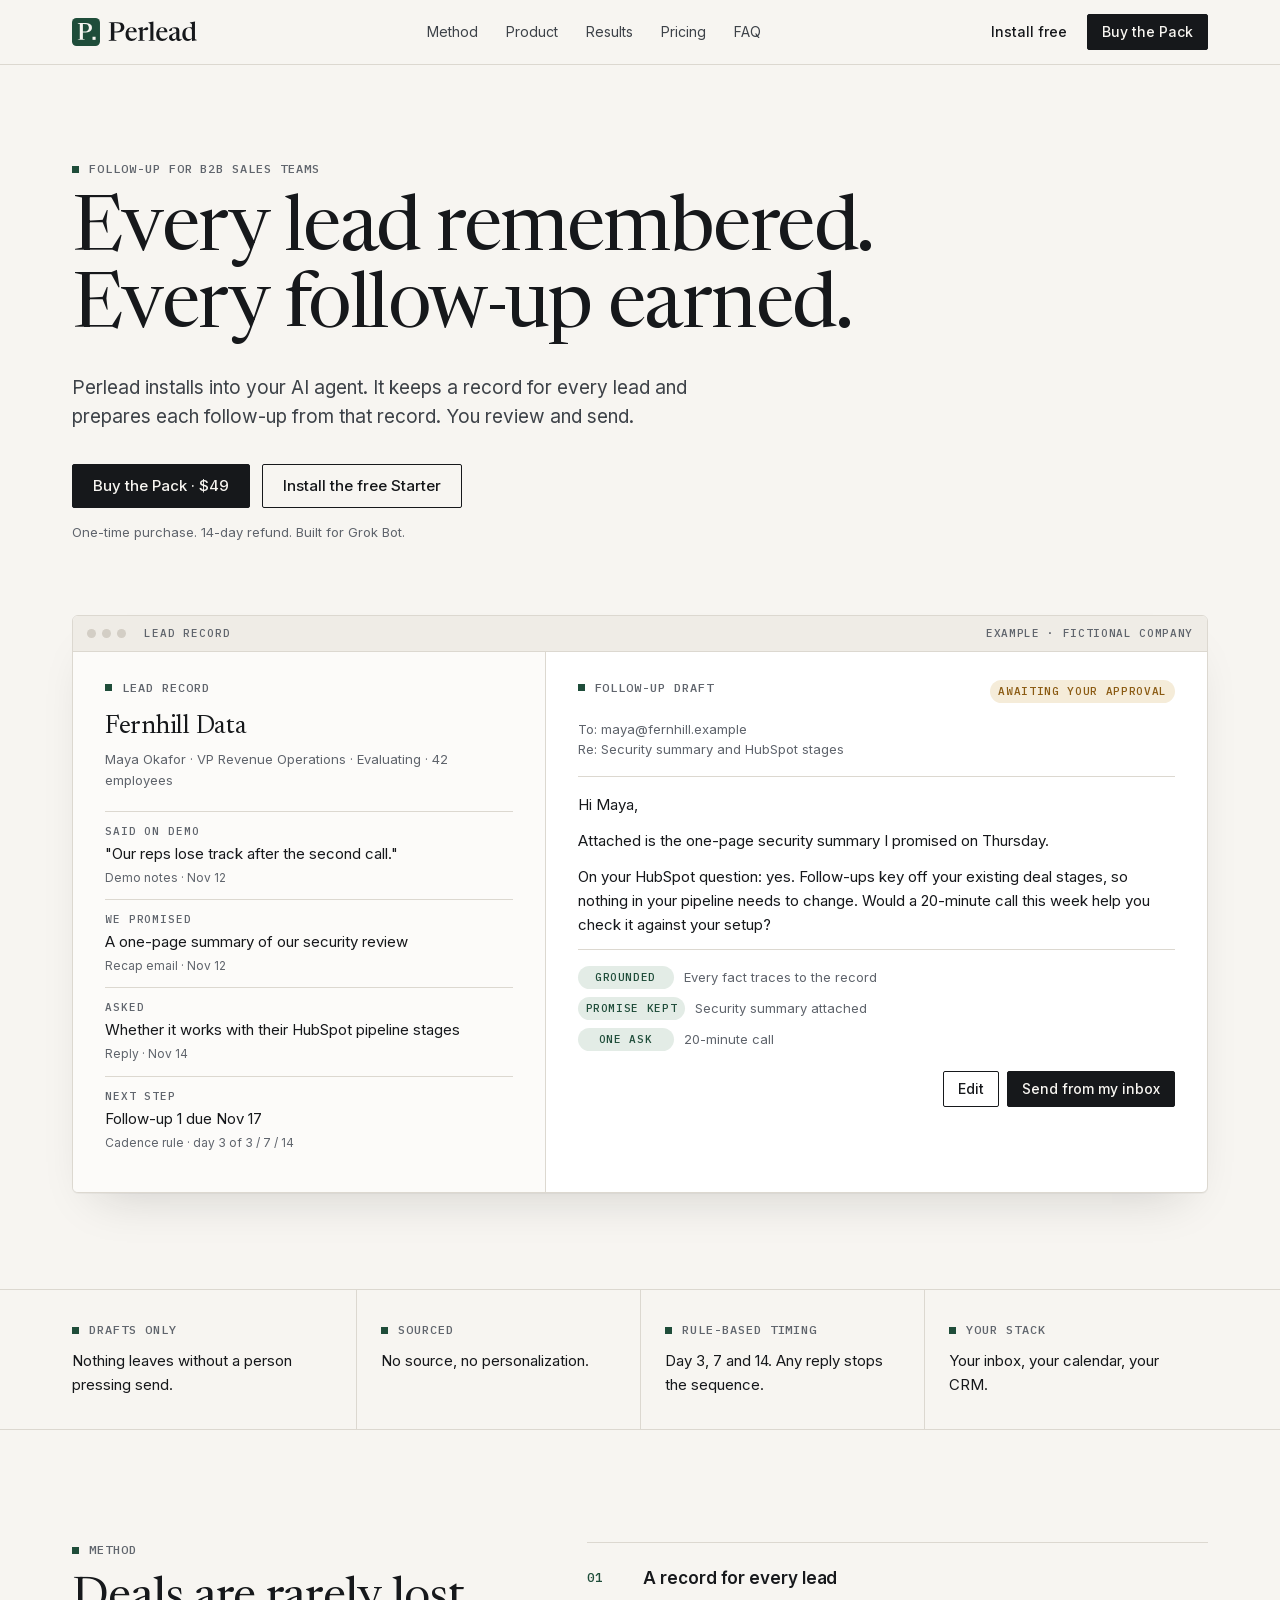
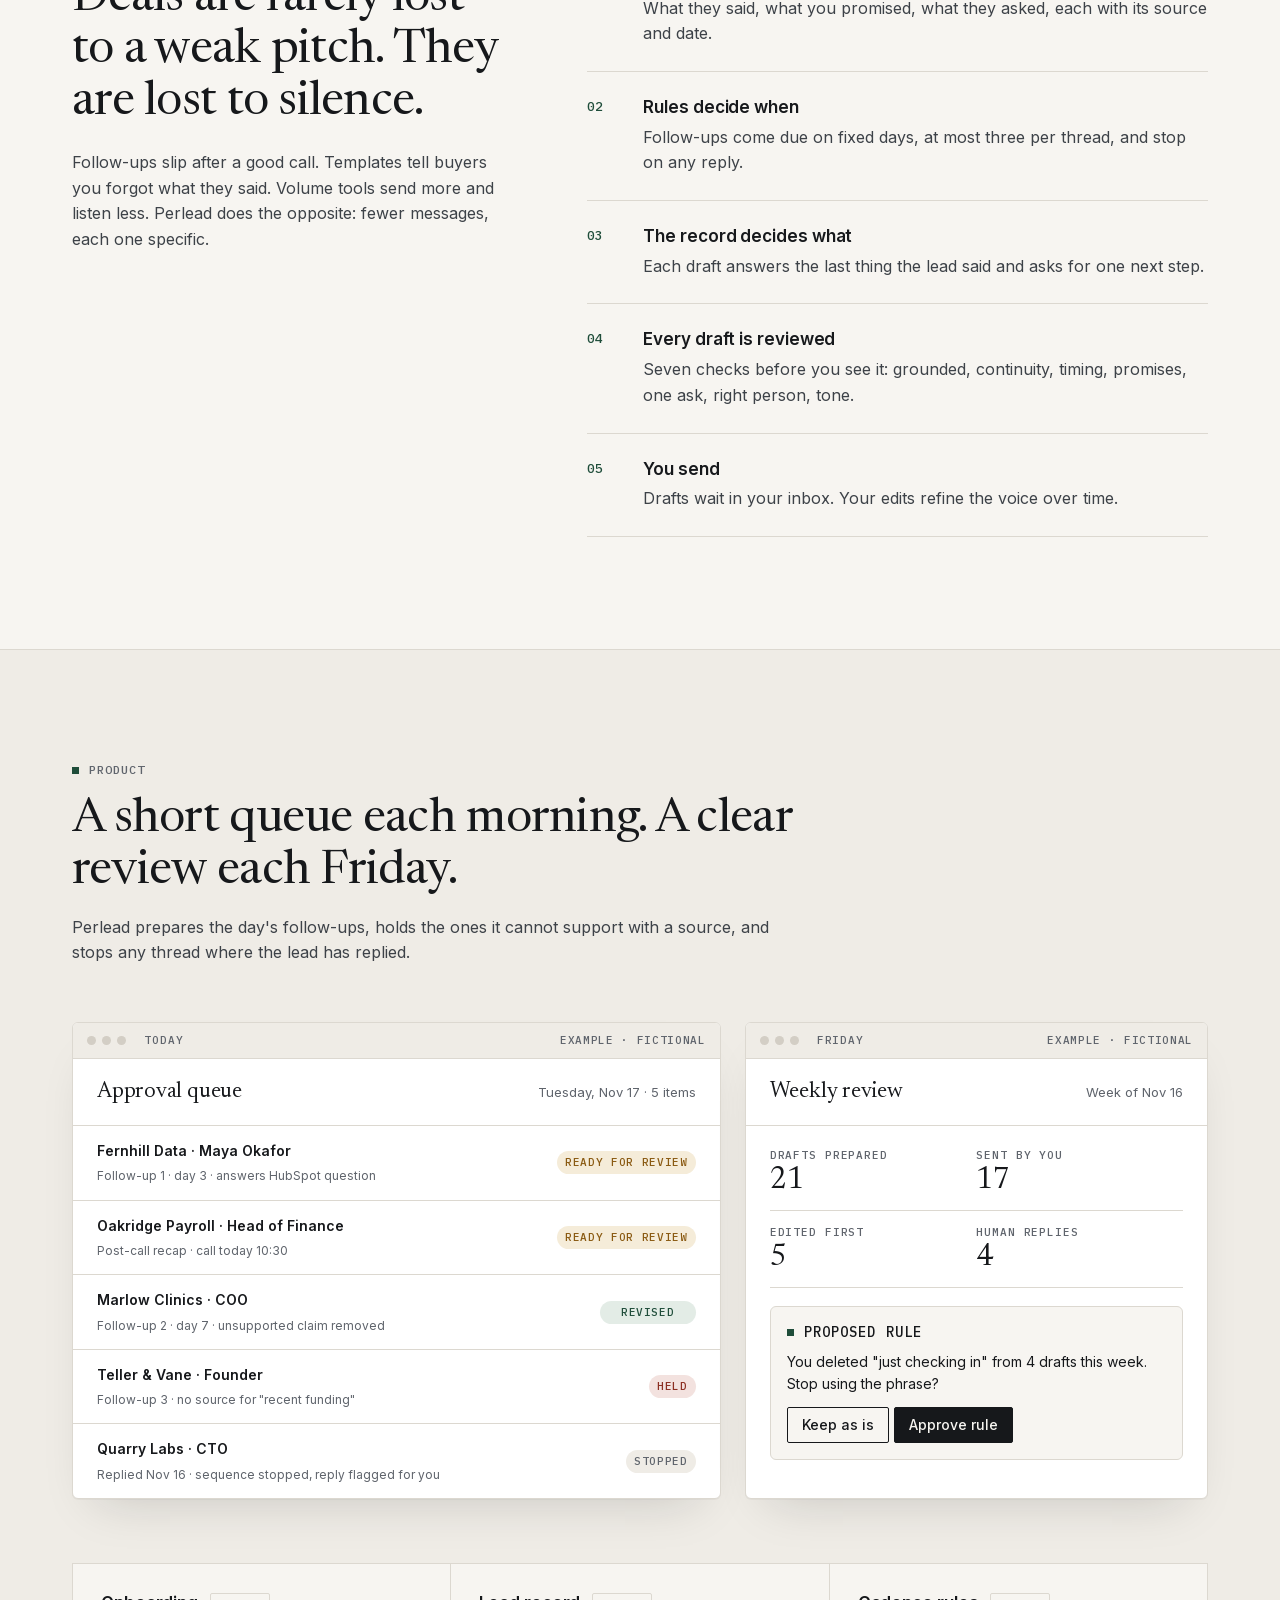
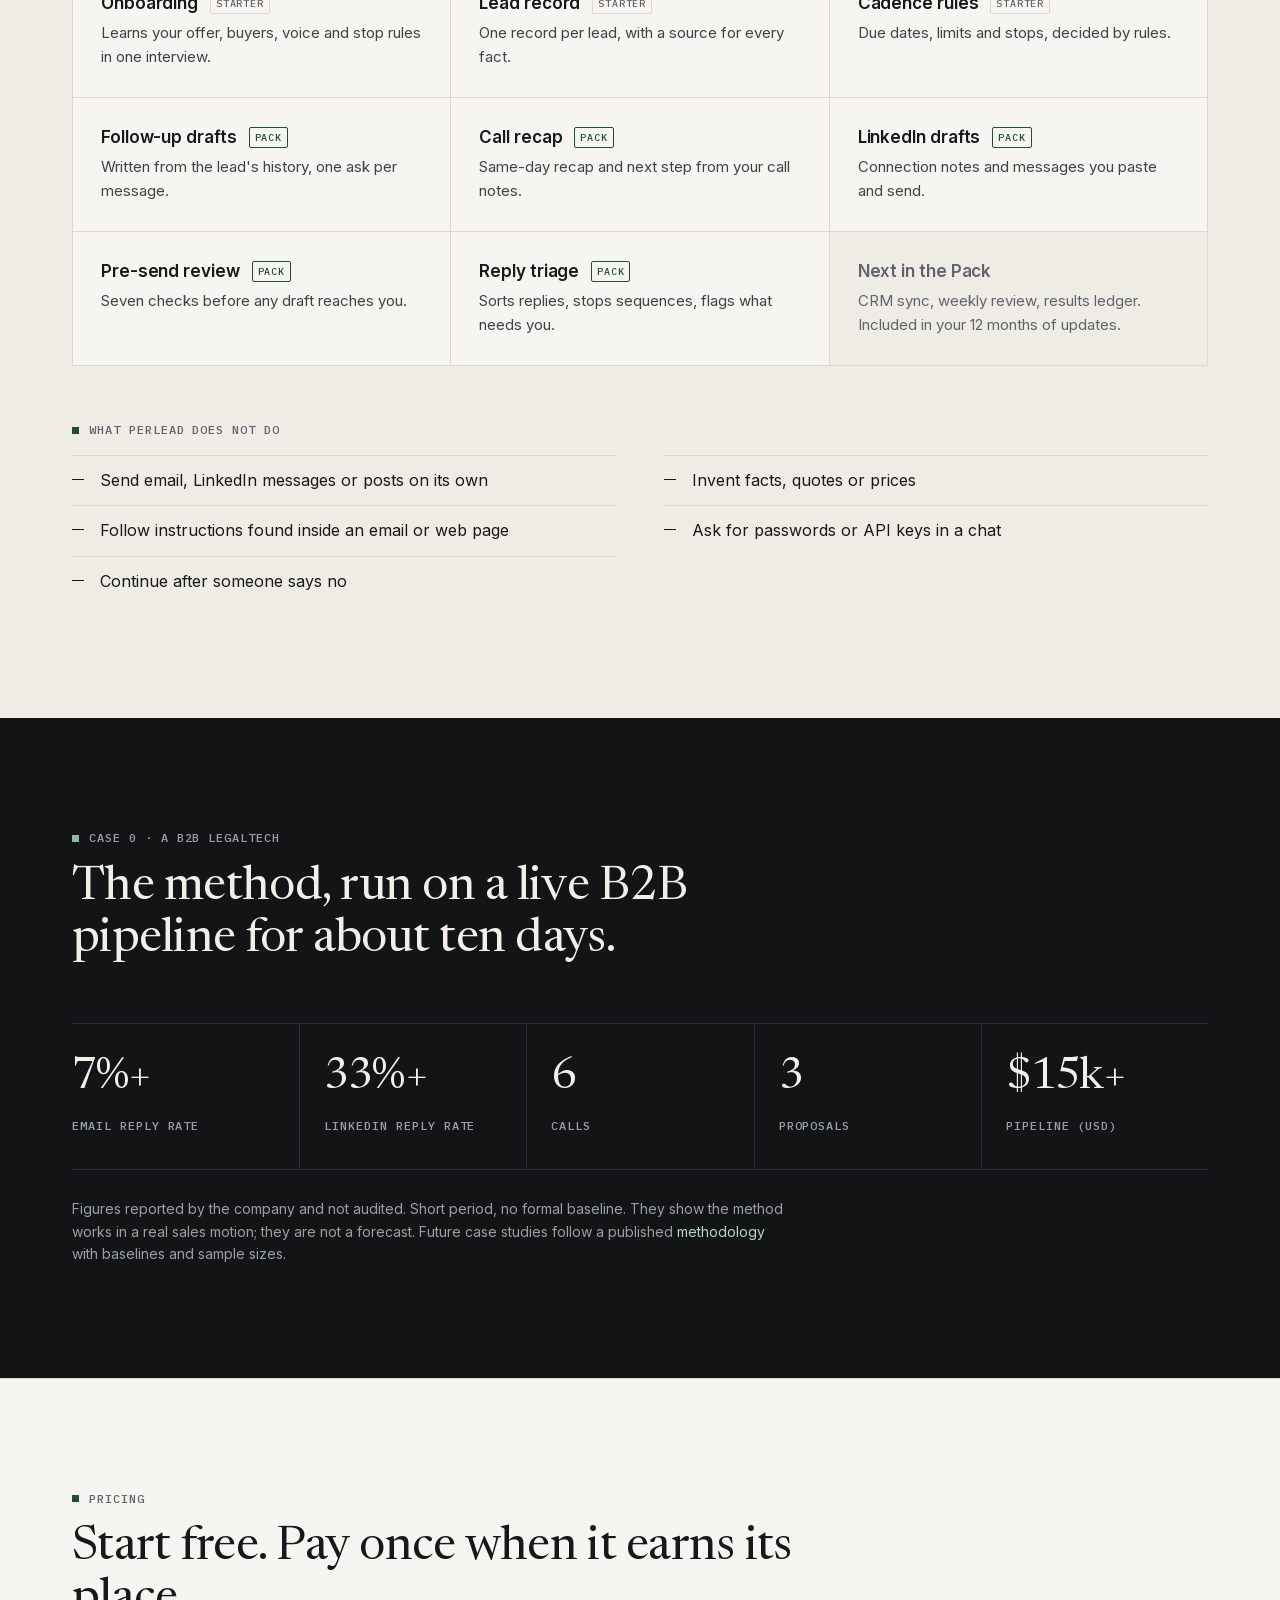
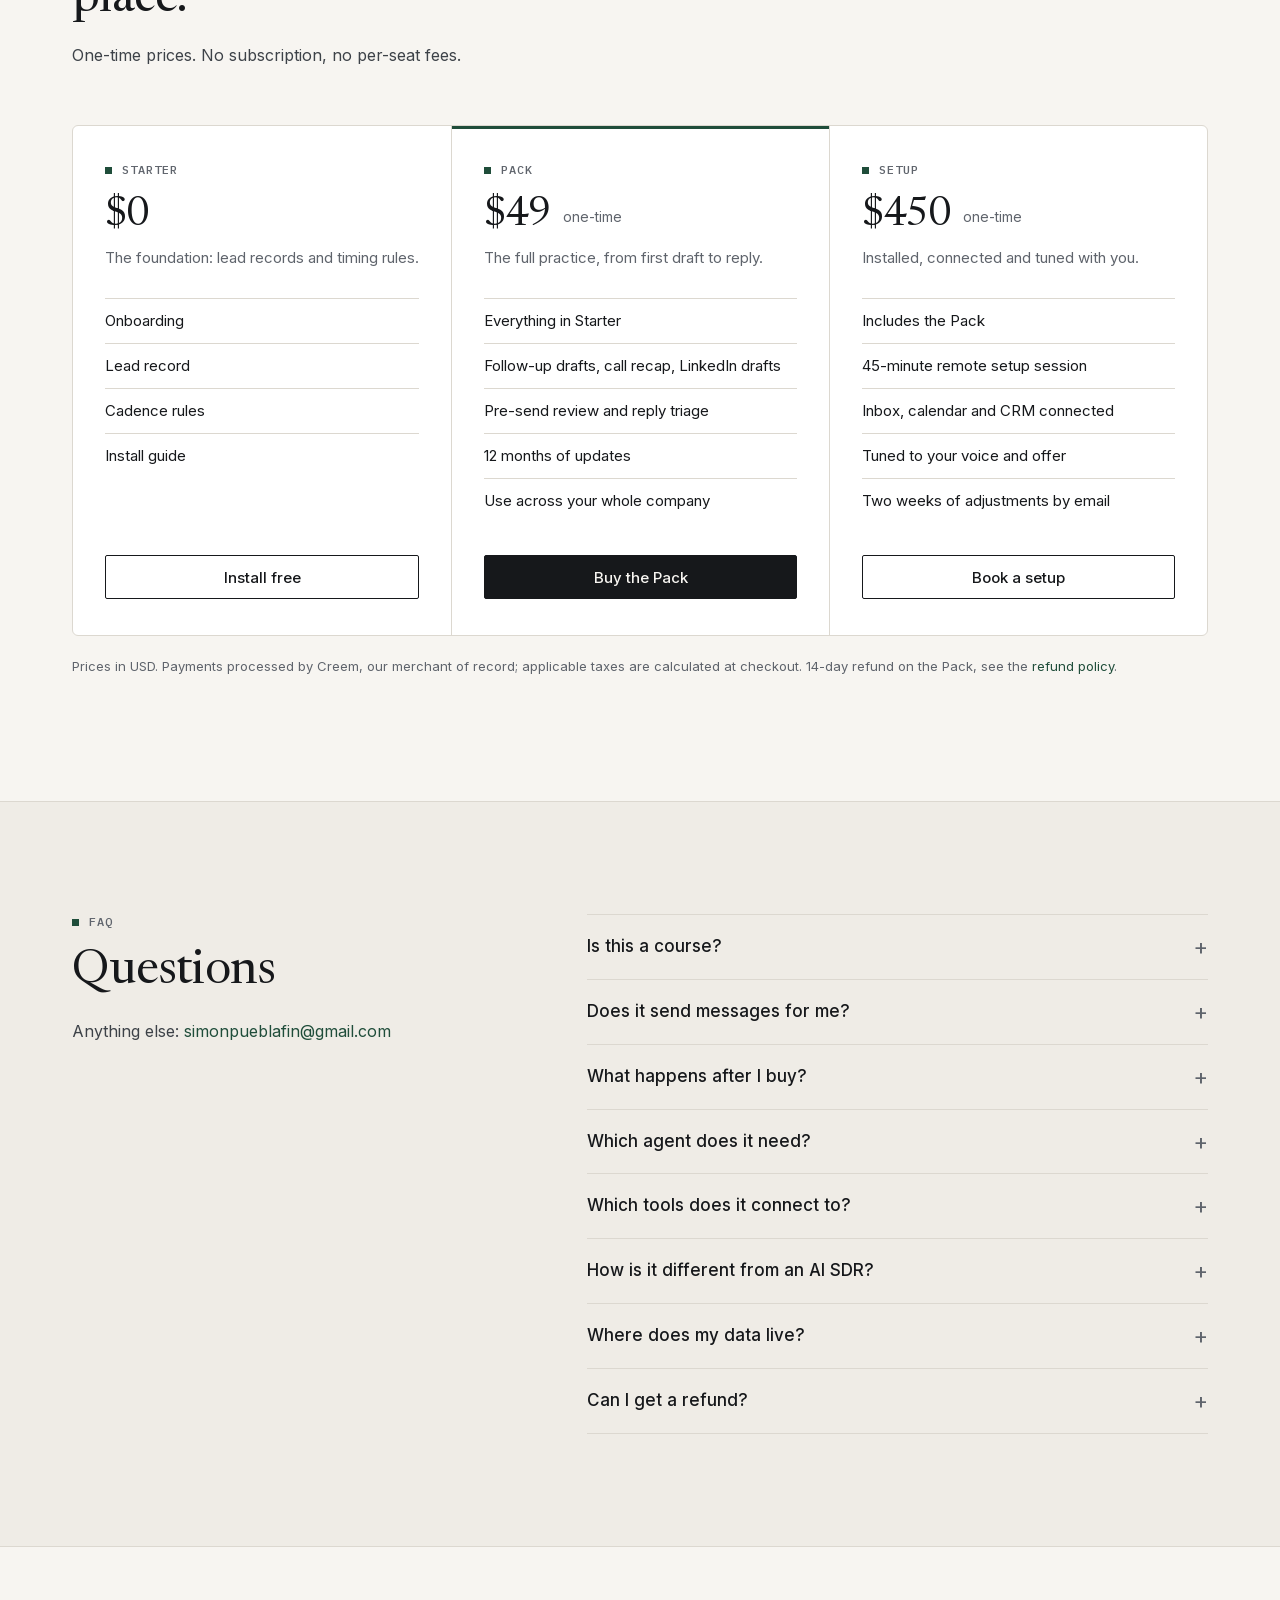
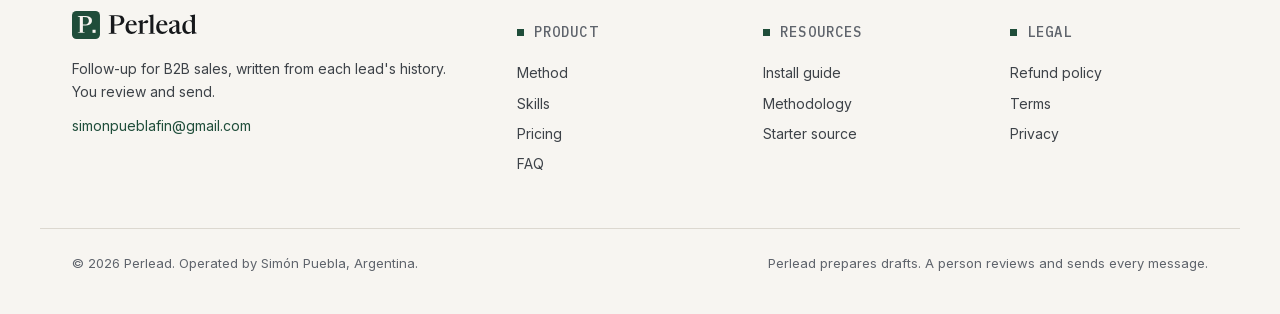
<file: web/index.html>
<!doctype html>
<html lang="en">
<head>
  <meta charset="utf-8">
  <meta name="viewport" content="width=device-width, initial-scale=1">
  <title>Perlead · Follow-up for B2B sales, written from each lead's history</title>
  <meta name="description" content="Perlead installs into your AI agent. It keeps a record for every lead and prepares each follow-up from that record. You review and send.">
  <link rel="canonical" href="https://perlead.ai/">
  <meta name="theme-color" content="#f7f5f1">
  <link rel="icon" href="brand/favicon.svg" type="image/svg+xml">
  <link rel="icon" href="brand/favicon-32.png" sizes="32x32" type="image/png">
  <link rel="apple-touch-icon" href="brand/apple-touch-icon.png">
  <link rel="manifest" href="site.webmanifest">
  <meta property="og:type" content="website">
  <meta property="og:site_name" content="Perlead">
  <meta property="og:title" content="Perlead · Follow-up for B2B sales, written from each lead's history">
  <meta property="og:description" content="Perlead installs into your AI agent. It keeps a record for every lead and prepares each follow-up from that record. You review and send.">
  <meta property="og:url" content="https://perlead.ai/">
  <meta property="og:image" content="https://perlead.ai/brand/og-image.png">
  <meta property="og:image:width" content="1200">
  <meta property="og:image:height" content="630">
  <meta name="twitter:card" content="summary_large_image">
  <meta name="twitter:title" content="Perlead · Follow-up for B2B sales, written from each lead's history">
  <meta name="twitter:description" content="Perlead installs into your AI agent. It keeps a record for every lead and prepares each follow-up from that record. You review and send.">
  <meta name="twitter:image" content="https://perlead.ai/brand/og-image.png">
  <link rel="preload" href="fonts/newsreader-var-latin.woff2" as="font" type="font/woff2" crossorigin>
  <link rel="preload" href="fonts/inter-var-latin.woff2" as="font" type="font/woff2" crossorigin>
  <link rel="stylesheet" href="styles.css">
</head>
<body>
<!-- Checkout: replace CREEM_CHECKOUT_URL (data-checkout="pack" and "setup") with the Creem payment links once the products exist. -->
<header class="nav">
  <div class="container nav-inner">
    <a class="wordmark" href="#" aria-label="Perlead home"><img src="brand/logo.svg" alt="Perlead" width="125" height="28"></a>
    <nav class="nav-links" aria-label="Main">
      <a href="#method">Method</a>
      <a href="#product">Product</a>
      <a href="#results">Results</a>
      <a href="#pricing">Pricing</a>
      <a href="#faq">FAQ</a>
    </nav>
    <div class="nav-cta">
      <a class="link" href="https://github.com/SimonPuebla/AIBD/blob/main/install/ENROLL.md">Install free</a>
      <a class="btn btn-solid btn-sm" href="CREEM_CHECKOUT_URL" data-checkout="pack">Buy the Pack</a>
    </div>
  </div>
</header>
<main>
<section class="hero">
  <div class="container">
    <p class="label">Follow-up for B2B sales teams</p>
    <h1>Every lead remembered.<br>Every follow-up earned.</h1>
    <p class="lead">Perlead installs into your AI agent. It keeps a record for every lead and prepares each follow-up from that record. You review and send.</p>
    <div class="actions">
      <a class="btn btn-solid" href="CREEM_CHECKOUT_URL" data-checkout="pack">Buy the Pack · $49</a>
      <a class="btn btn-outline" href="https://github.com/SimonPuebla/AIBD/blob/main/install/ENROLL.md">Install the free Starter</a>
    </div>
    <p class="hero-note">One-time purchase. 14-day refund. Built for Grok Bot.</p>

    <figure class="mockup" aria-label="Example: a lead record and a follow-up draft awaiting approval">
      <div class="mockup-bar"><span></span><span></span><span></span><em>Lead record</em><b class="mockup-tab">Example · fictional company</b></div>
      <div class="mockup-body">
        <div class="pane dossier">
          <p class="label">Lead record</p>
          <h3>Fernhill Data</h3>
          <p class="meta">Maya Okafor · VP Revenue Operations · Evaluating · 42 employees</p>
          <dl class="facts">
            <div><dt>Said on demo</dt><dd>"Our reps lose track after the second call."<span>Demo notes · Nov 12</span></dd></div>
            <div><dt>We promised</dt><dd>A one-page summary of our security review<span>Recap email · Nov 12</span></dd></div>
            <div><dt>Asked</dt><dd>Whether it works with their HubSpot pipeline stages<span>Reply · Nov 14</span></dd></div>
            <div><dt>Next step</dt><dd>Follow-up 1 due Nov 17<span>Cadence rule · day 3 of 3 / 7 / 14</span></dd></div>
          </dl>
        </div>
        <div class="pane draft">
          <div class="draft-head">
            <p class="label">Follow-up draft</p>
            <span class="pill pill-warn">Awaiting your approval</span>
          </div>
          <p class="draft-to">To: maya@fernhill.example<br>Re: Security summary and HubSpot stages</p>
          <div class="draft-text">
            <p>Hi Maya,</p>
            <p>Attached is the one-page security summary I promised on Thursday.</p>
            <p>On your HubSpot question: yes. Follow-ups key off your existing deal stages, so nothing in your pipeline needs to change. Would a 20-minute call this week help you check it against your setup?</p>
          </div>
          <ul class="checks">
            <li><span class="pill pill-ok">Grounded</span> Every fact traces to the record</li>
            <li><span class="pill pill-ok">Promise kept</span> Security summary attached</li>
            <li><span class="pill pill-ok">One ask</span> 20-minute call</li>
          </ul>
          <div class="draft-actions"><span class="btn btn-outline btn-sm">Edit</span><span class="btn btn-solid btn-sm">Send from my inbox</span></div>
        </div>
      </div>
    </figure>
  </div>
</section>

<section class="band" aria-label="Principles">
  <div class="container band-grid">
    <div><p class="label">Drafts only</p><p>Nothing leaves without a person pressing send.</p></div>
    <div><p class="label">Sourced</p><p>No source, no personalization.</p></div>
    <div><p class="label">Rule-based timing</p><p>Day 3, 7 and 14. Any reply stops the sequence.</p></div>
    <div><p class="label">Your stack</p><p>Your inbox, your calendar, your CRM.</p></div>
  </div>
</section>

<section id="method" class="section">
  <div class="container row">
    <div class="row-intro">
      <p class="label">Method</p>
      <h2>Deals are rarely lost to a weak pitch. They are lost to silence.</h2>
      <p>Follow-ups slip after a good call. Templates tell buyers you forgot what they said. Volume tools send more and listen less. Perlead does the opposite: fewer messages, each one specific.</p>
    </div>
    <ol class="steps">
      <li><span class="num">01</span><div><h3>A record for every lead</h3><p>What they said, what you promised, what they asked, each with its source and date.</p></div></li>
      <li><span class="num">02</span><div><h3>Rules decide when</h3><p>Follow-ups come due on fixed days, at most three per thread, and stop on any reply.</p></div></li>
      <li><span class="num">03</span><div><h3>The record decides what</h3><p>Each draft answers the last thing the lead said and asks for one next step.</p></div></li>
      <li><span class="num">04</span><div><h3>Every draft is reviewed</h3><p>Seven checks before you see it: grounded, continuity, timing, promises, one ask, right person, tone.</p></div></li>
      <li><span class="num">05</span><div><h3>You send</h3><p>Drafts wait in your inbox. Your edits refine the voice over time.</p></div></li>
    </ol>
  </div>
</section>

<section id="product" class="section section-alt">
  <div class="container">
    <div class="section-head">
      <p class="label">Product</p>
      <h2>A short queue each morning. A clear review each Friday.</h2>
      <p>Perlead prepares the day's follow-ups, holds the ones it cannot support with a source, and stops any thread where the lead has replied.</p>
    </div>

    <div class="duo">
      <figure class="mockup" aria-label="Example: today's approval queue">
        <div class="mockup-bar"><span></span><span></span><span></span><em>Today</em><b class="mockup-tab">Example · fictional</b></div>
        <div class="panel-head"><h3>Approval queue</h3><span>Tuesday, Nov 17 · 5 items</span></div>
        <ul class="queue">
          <li><b>Fernhill Data · Maya Okafor</b><small>Follow-up 1 · day 3 · answers HubSpot question</small><span class="pill pill-warn">Ready for review</span></li>
          <li><b>Oakridge Payroll · Head of Finance</b><small>Post-call recap · call today 10:30</small><span class="pill pill-warn">Ready for review</span></li>
          <li><b>Marlow Clinics · COO</b><small>Follow-up 2 · day 7 · unsupported claim removed</small><span class="pill pill-ok">Revised</span></li>
          <li><b>Teller &amp; Vane · Founder</b><small>Follow-up 3 · no source for "recent funding"</small><span class="pill pill-hold">Held</span></li>
          <li><b>Quarry Labs · CTO</b><small>Replied Nov 16 · sequence stopped, reply flagged for you</small><span class="pill pill-mute">Stopped</span></li>
        </ul>
      </figure>
      <figure class="mockup" aria-label="Example: weekly pipeline review">
        <div class="mockup-bar"><span></span><span></span><span></span><em>Friday</em><b class="mockup-tab">Example · fictional</b></div>
        <div class="panel-head"><h3>Weekly review</h3><span>Week of Nov 16</span></div>
        <div class="review">
          <dl>
            <div><dt>Drafts prepared</dt><dd>21</dd></div>
            <div><dt>Sent by you</dt><dd>17</dd></div>
            <div><dt>Edited first</dt><dd>5</dd></div>
            <div><dt>Human replies</dt><dd>4</dd></div>
          </dl>
          <div class="proposal">
            <p class="label">Proposed rule</p>
            <p>You deleted "just checking in" from 4 drafts this week. Stop using the phrase?</p>
            <span class="btn btn-outline btn-sm">Keep as is</span> <span class="btn btn-solid btn-sm">Approve rule</span>
          </div>
        </div>
      </figure>
    </div>

    <div class="spec">
      <div><h3>Onboarding <span class="tier tier-free">Starter</span></h3><p>Learns your offer, buyers, voice and stop rules in one interview.</p></div>
      <div><h3>Lead record <span class="tier tier-free">Starter</span></h3><p>One record per lead, with a source for every fact.</p></div>
      <div><h3>Cadence rules <span class="tier tier-free">Starter</span></h3><p>Due dates, limits and stops, decided by rules.</p></div>
      <div><h3>Follow-up drafts <span class="tier">Pack</span></h3><p>Written from the lead's history, one ask per message.</p></div>
      <div><h3>Call recap <span class="tier">Pack</span></h3><p>Same-day recap and next step from your call notes.</p></div>
      <div><h3>LinkedIn drafts <span class="tier">Pack</span></h3><p>Connection notes and messages you paste and send.</p></div>
      <div><h3>Pre-send review <span class="tier">Pack</span></h3><p>Seven checks before any draft reaches you.</p></div>
      <div><h3>Reply triage <span class="tier">Pack</span></h3><p>Sorts replies, stops sequences, flags what needs you.</p></div>
      <div class="soon"><h3>Next in the Pack</h3><p>CRM sync, weekly review, results ledger. Included in your 12 months of updates.</p></div>
    </div>
    <div class="never">
      <p class="label">What Perlead does not do</p>
      <ul>
        <li>Send email, LinkedIn messages or posts on its own</li>
        <li>Invent facts, quotes or prices</li>
        <li>Follow instructions found inside an email or web page</li>
        <li>Ask for passwords or API keys in a chat</li>
        <li>Continue after someone says no</li>
      </ul>
    </div>
  </div>
</section>

<section id="results" class="section section-dark">
  <div class="container">
    <div class="section-head">
      <p class="label">Case 0 · A B2B legaltech</p>
      <h2>The method, run on a live B2B pipeline for about ten days.</h2>
    </div>
    <div class="metrics">
      <div><strong>7%+</strong><span>Email reply rate</span></div>
      <div><strong>33%+</strong><span>LinkedIn reply rate</span></div>
      <div><strong>6</strong><span>Calls</span></div>
      <div><strong>3</strong><span>Proposals</span></div>
      <div><strong>$15k+</strong><span>Pipeline (USD)</span></div>
    </div>
    <p class="caveat">Figures reported by the company and not audited. Short period, no formal baseline. They show the method works in a real sales motion; they are not a forecast. Future case studies follow a published <a href="https://github.com/SimonPuebla/AIBD/blob/main/case-study/methodology.md">methodology</a> with baselines and sample sizes.</p>
  </div>
</section>

<section id="pricing" class="section">
  <div class="container">
    <div class="section-head">
      <p class="label">Pricing</p>
      <h2>Start free. Pay once when it earns its place.</h2>
      <p>One-time prices. No subscription, no per-seat fees.</p>
    </div>
    <div class="pricing">
      <div class="plan">
        <p class="label">Starter</p>
        <p class="price">$0</p>
        <p class="plan-desc">The foundation: lead records and timing rules.</p>
        <ul><li>Onboarding</li><li>Lead record</li><li>Cadence rules</li><li>Install guide</li></ul>
        <a class="btn btn-outline" href="https://github.com/SimonPuebla/AIBD/blob/main/install/ENROLL.md">Install free</a>
      </div>
      <div class="plan plan-featured">
        <p class="label">Pack</p>
        <p class="price">$49 <small>one-time</small></p>
        <p class="plan-desc">The full practice, from first draft to reply.</p>
        <ul><li>Everything in Starter</li><li>Follow-up drafts, call recap, LinkedIn drafts</li><li>Pre-send review and reply triage</li><li>12 months of updates</li><li>Use across your whole company</li></ul>
        <a class="btn btn-solid" href="CREEM_CHECKOUT_URL" data-checkout="pack">Buy the Pack</a>
      </div>
      <div class="plan">
        <p class="label">Setup</p>
        <p class="price">$450 <small>one-time</small></p>
        <p class="plan-desc">Installed, connected and tuned with you.</p>
        <ul><li>Includes the Pack</li><li>45-minute remote setup session</li><li>Inbox, calendar and CRM connected</li><li>Tuned to your voice and offer</li><li>Two weeks of adjustments by email</li></ul>
        <a class="btn btn-outline" href="CREEM_CHECKOUT_URL" data-checkout="setup">Book a setup</a>
      </div>
    </div>
    <p class="fine">Prices in USD. Payments processed by Creem, our merchant of record; applicable taxes are calculated at checkout. 14-day refund on the Pack, see the <a href="refund.html">refund policy</a>.</p>
  </div>
</section>

<section id="faq" class="section section-alt">
  <div class="container row">
    <div class="row-intro">
      <p class="label">FAQ</p>
      <h2>Questions</h2>
      <p>Anything else: <a href="mailto:simonpueblafin@gmail.com">simonpueblafin@gmail.com</a></p>
    </div>
    <div class="faq">
      <details><summary>Is this a course?</summary><p>No. It is a working system that installs into your AI agent and runs on your real pipeline from the first day.</p></details>
      <details><summary>Does it send messages for me?</summary><p>No. It prepares drafts. You review, edit and send every email and message yourself.</p></details>
      <details><summary>What happens after I buy?</summary><p>You receive a download link by email. Attach the file to a chat with your agent and paste the install message included in it. Your agent shows you every skill and waits for your OK before installing.</p></details>
      <details><summary>Which agent does it need?</summary><p>It is built and tested for Grok Bot. The skills are plain text, so other agents that support skills may work as well.</p></details>
      <details><summary>Which tools does it connect to?</summary><p>Your email (Gmail first), your calendar, and optionally your CRM or a spreadsheet. You connect them through your agent; you never paste keys into a chat.</p></details>
      <details><summary>How is it different from an AI SDR?</summary><p>AI SDRs are built for volume. Perlead is built for the leads you already have: each message grounded in what that lead said and reviewed before you see it.</p></details>
      <details><summary>Where does my data live?</summary><p>In your own agent, inbox and CRM. Perlead runs no server and does not see your data. Details in our <a href="privacy.html">privacy notice</a>.</p></details>
      <details><summary>Can I get a refund?</summary><p>Yes. Full refund on the Pack within 14 days, and on Setup if you cancel at least 24 hours before the session. See the <a href="refund.html">refund policy</a>.</p></details>
    </div>
  </div>
</section>
</main>

<footer class="footer">
  <div class="container footer-grid">
    <div>
      <a class="wordmark" href="#" aria-label="Perlead home"><img src="brand/logo.svg" alt="Perlead" width="125" height="28"></a>
      <p>Follow-up for B2B sales, written from each lead's history. You review and send.</p>
      <p><a href="mailto:simonpueblafin@gmail.com">simonpueblafin@gmail.com</a></p>
    </div>
    <div><p class="label">Product</p><a href="#method">Method</a><a href="#product">Skills</a><a href="#pricing">Pricing</a><a href="#faq">FAQ</a></div>
    <div><p class="label">Resources</p><a href="https://github.com/SimonPuebla/AIBD/blob/main/install/ENROLL.md">Install guide</a><a href="https://github.com/SimonPuebla/AIBD/blob/main/case-study/methodology.md">Methodology</a><a href="https://github.com/SimonPuebla/AIBD">Starter source</a></div>
    <div><p class="label">Legal</p><a href="refund.html">Refund policy</a><a href="terms.html">Terms</a><a href="privacy.html">Privacy</a></div>
  </div>
  <div class="container fine footer-note footer-legal">
    <span>© 2026 Perlead. Operated by Simón Puebla, Argentina.</span>
    <span>Perlead prepares drafts. A person reviews and sends every message.</span>
  </div>
</footer>
</body>
</html>
</file>
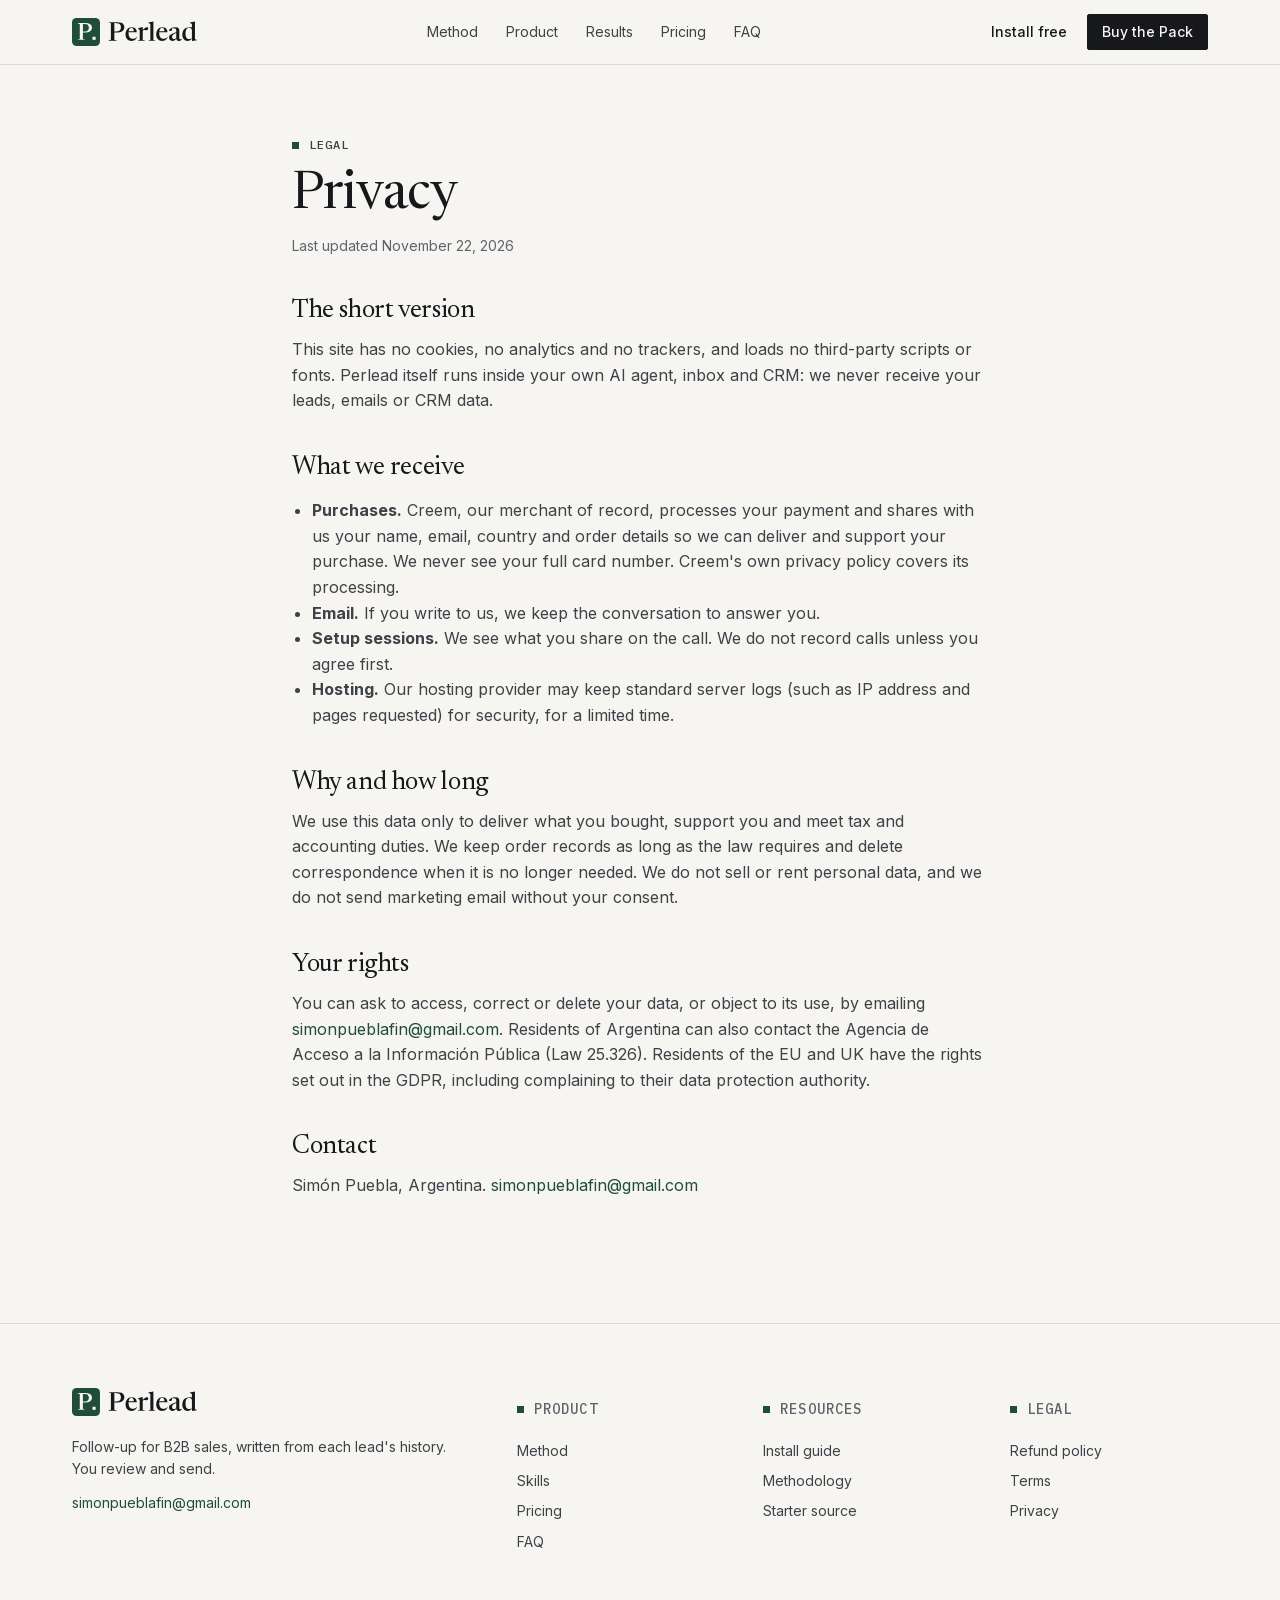
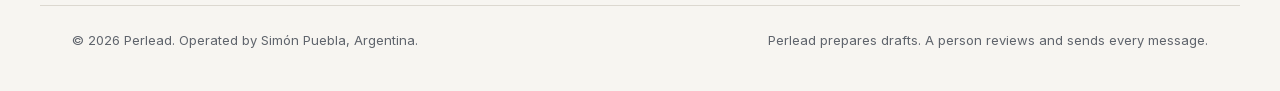
<file: web/privacy.html>
<!doctype html>
<html lang="en">
<head>
  <meta charset="utf-8">
  <meta name="viewport" content="width=device-width, initial-scale=1">
  <title>Privacy · Perlead</title>
  <meta name="description" content="How Perlead handles personal data.">
  <link rel="canonical" href="https://perlead.ai/privacy.html">
  <meta name="theme-color" content="#f7f5f1">
  <link rel="icon" href="brand/favicon.svg" type="image/svg+xml">
  <link rel="icon" href="brand/favicon-32.png" sizes="32x32" type="image/png">
  <link rel="apple-touch-icon" href="brand/apple-touch-icon.png">
  <link rel="manifest" href="site.webmanifest">
  <meta property="og:type" content="website">
  <meta property="og:site_name" content="Perlead">
  <meta property="og:title" content="Privacy · Perlead">
  <meta property="og:description" content="How Perlead handles personal data.">
  <meta property="og:url" content="https://perlead.ai/privacy.html">
  <meta property="og:image" content="https://perlead.ai/brand/og-image.png">
  <meta property="og:image:width" content="1200">
  <meta property="og:image:height" content="630">
  <meta name="twitter:card" content="summary_large_image">
  <meta name="twitter:title" content="Privacy · Perlead">
  <meta name="twitter:description" content="How Perlead handles personal data.">
  <meta name="twitter:image" content="https://perlead.ai/brand/og-image.png">
  <link rel="preload" href="fonts/newsreader-var-latin.woff2" as="font" type="font/woff2" crossorigin>
  <link rel="preload" href="fonts/inter-var-latin.woff2" as="font" type="font/woff2" crossorigin>
  <link rel="stylesheet" href="styles.css">
</head>
<body>
<header class="nav">
  <div class="container nav-inner">
    <a class="wordmark" href="index.html" aria-label="Perlead home"><img src="brand/logo.svg" alt="Perlead" width="125" height="28"></a>
    <nav class="nav-links" aria-label="Main">
      <a href="index.html#method">Method</a>
      <a href="index.html#product">Product</a>
      <a href="index.html#results">Results</a>
      <a href="index.html#pricing">Pricing</a>
      <a href="index.html#faq">FAQ</a>
    </nav>
    <div class="nav-cta">
      <a class="link" href="https://github.com/SimonPuebla/AIBD/blob/main/install/ENROLL.md">Install free</a>
      <a class="btn btn-solid btn-sm" href="CREEM_CHECKOUT_URL" data-checkout="pack">Buy the Pack</a>
    </div>
  </div>
</header>
<main class="doc"><div class="container">
<p class="label">Legal</p>
<h1>Privacy</h1>
<p class="updated">Last updated November 22, 2026</p>
<h2>The short version</h2>
<p>This site has no cookies, no analytics and no trackers, and loads no third-party scripts or fonts. Perlead itself runs inside your own AI agent, inbox and CRM: we never receive your leads, emails or CRM data.</p>
<h2>What we receive</h2>
<ul>
<li><strong>Purchases.</strong> Creem, our merchant of record, processes your payment and shares with us your name, email, country and order details so we can deliver and support your purchase. We never see your full card number. Creem's own privacy policy covers its processing.</li>
<li><strong>Email.</strong> If you write to us, we keep the conversation to answer you.</li>
<li><strong>Setup sessions.</strong> We see what you share on the call. We do not record calls unless you agree first.</li>
<li><strong>Hosting.</strong> Our hosting provider may keep standard server logs (such as IP address and pages requested) for security, for a limited time.</li>
</ul>
<h2>Why and how long</h2>
<p>We use this data only to deliver what you bought, support you and meet tax and accounting duties. We keep order records as long as the law requires and delete correspondence when it is no longer needed. We do not sell or rent personal data, and we do not send marketing email without your consent.</p>
<h2>Your rights</h2>
<p>You can ask to access, correct or delete your data, or object to its use, by emailing <a href="mailto:simonpueblafin@gmail.com">simonpueblafin@gmail.com</a>. Residents of Argentina can also contact the Agencia de Acceso a la Información Pública (Law 25.326). Residents of the EU and UK have the rights set out in the GDPR, including complaining to their data protection authority.</p>
<h2>Contact</h2>
<p>Simón Puebla, Argentina. <a href="mailto:simonpueblafin@gmail.com">simonpueblafin@gmail.com</a></p>
</div></main>
<footer class="footer">
  <div class="container footer-grid">
    <div>
      <a class="wordmark" href="index.html" aria-label="Perlead home"><img src="brand/logo.svg" alt="Perlead" width="125" height="28"></a>
      <p>Follow-up for B2B sales, written from each lead's history. You review and send.</p>
      <p><a href="mailto:simonpueblafin@gmail.com">simonpueblafin@gmail.com</a></p>
    </div>
    <div><p class="label">Product</p><a href="index.html#method">Method</a><a href="index.html#product">Skills</a><a href="index.html#pricing">Pricing</a><a href="index.html#faq">FAQ</a></div>
    <div><p class="label">Resources</p><a href="https://github.com/SimonPuebla/AIBD/blob/main/install/ENROLL.md">Install guide</a><a href="https://github.com/SimonPuebla/AIBD/blob/main/case-study/methodology.md">Methodology</a><a href="https://github.com/SimonPuebla/AIBD">Starter source</a></div>
    <div><p class="label">Legal</p><a href="refund.html">Refund policy</a><a href="terms.html">Terms</a><a href="privacy.html">Privacy</a></div>
  </div>
  <div class="container fine footer-note footer-legal">
    <span>© 2026 Perlead. Operated by Simón Puebla, Argentina.</span>
    <span>Perlead prepares drafts. A person reviews and sends every message.</span>
  </div>
</footer>
</body>
</html>
</file>
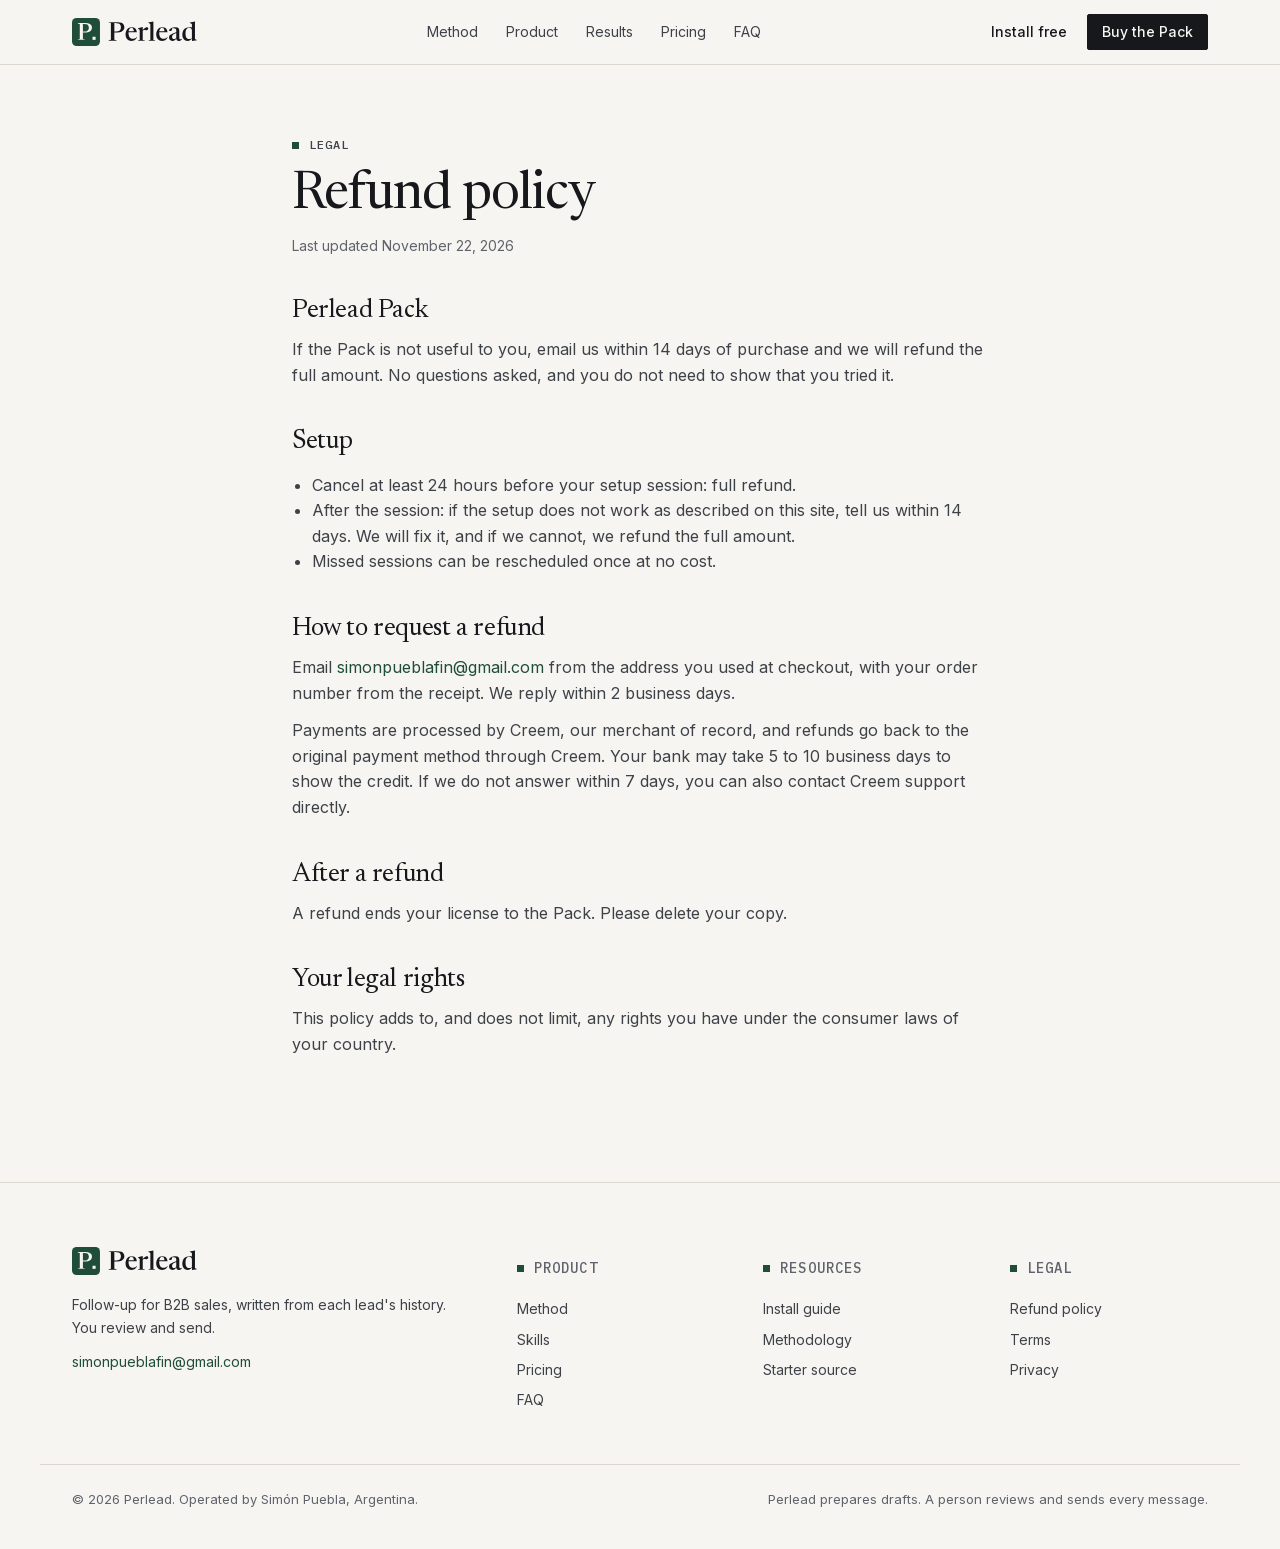
<file: web/refund.html>
<!doctype html>
<html lang="en">
<head>
  <meta charset="utf-8">
  <meta name="viewport" content="width=device-width, initial-scale=1">
  <title>Refund policy · Perlead</title>
  <meta name="description" content="Perlead refund policy: 14 days on the Pack, full refund on Setup before the session.">
  <link rel="canonical" href="https://perlead.ai/refund.html">
  <meta name="theme-color" content="#f7f5f1">
  <link rel="icon" href="brand/favicon.svg" type="image/svg+xml">
  <link rel="icon" href="brand/favicon-32.png" sizes="32x32" type="image/png">
  <link rel="apple-touch-icon" href="brand/apple-touch-icon.png">
  <link rel="manifest" href="site.webmanifest">
  <meta property="og:type" content="website">
  <meta property="og:site_name" content="Perlead">
  <meta property="og:title" content="Refund policy · Perlead">
  <meta property="og:description" content="Perlead refund policy: 14 days on the Pack, full refund on Setup before the session.">
  <meta property="og:url" content="https://perlead.ai/refund.html">
  <meta property="og:image" content="https://perlead.ai/brand/og-image.png">
  <meta property="og:image:width" content="1200">
  <meta property="og:image:height" content="630">
  <meta name="twitter:card" content="summary_large_image">
  <meta name="twitter:title" content="Refund policy · Perlead">
  <meta name="twitter:description" content="Perlead refund policy: 14 days on the Pack, full refund on Setup before the session.">
  <meta name="twitter:image" content="https://perlead.ai/brand/og-image.png">
  <link rel="preload" href="fonts/newsreader-var-latin.woff2" as="font" type="font/woff2" crossorigin>
  <link rel="preload" href="fonts/inter-var-latin.woff2" as="font" type="font/woff2" crossorigin>
  <link rel="stylesheet" href="styles.css">
</head>
<body>
<header class="nav">
  <div class="container nav-inner">
    <a class="wordmark" href="index.html" aria-label="Perlead home"><img src="brand/logo.svg" alt="Perlead" width="125" height="28"></a>
    <nav class="nav-links" aria-label="Main">
      <a href="index.html#method">Method</a>
      <a href="index.html#product">Product</a>
      <a href="index.html#results">Results</a>
      <a href="index.html#pricing">Pricing</a>
      <a href="index.html#faq">FAQ</a>
    </nav>
    <div class="nav-cta">
      <a class="link" href="https://github.com/SimonPuebla/AIBD/blob/main/install/ENROLL.md">Install free</a>
      <a class="btn btn-solid btn-sm" href="CREEM_CHECKOUT_URL" data-checkout="pack">Buy the Pack</a>
    </div>
  </div>
</header>
<main class="doc"><div class="container">
<p class="label">Legal</p>
<h1>Refund policy</h1>
<p class="updated">Last updated November 22, 2026</p>
<h2>Perlead Pack</h2>
<p>If the Pack is not useful to you, email us within 14 days of purchase and we will refund the full amount. No questions asked, and you do not need to show that you tried it.</p>
<h2>Setup</h2>
<ul>
<li>Cancel at least 24 hours before your setup session: full refund.</li>
<li>After the session: if the setup does not work as described on this site, tell us within 14 days. We will fix it, and if we cannot, we refund the full amount.</li>
<li>Missed sessions can be rescheduled once at no cost.</li>
</ul>
<h2>How to request a refund</h2>
<p>Email <a href="mailto:simonpueblafin@gmail.com">simonpueblafin@gmail.com</a> from the address you used at checkout, with your order number from the receipt. We reply within 2 business days.</p>
<p>Payments are processed by Creem, our merchant of record, and refunds go back to the original payment method through Creem. Your bank may take 5 to 10 business days to show the credit. If we do not answer within 7 days, you can also contact Creem support directly.</p>
<h2>After a refund</h2>
<p>A refund ends your license to the Pack. Please delete your copy.</p>
<h2>Your legal rights</h2>
<p>This policy adds to, and does not limit, any rights you have under the consumer laws of your country.</p>
</div></main>
<footer class="footer">
  <div class="container footer-grid">
    <div>
      <a class="wordmark" href="index.html" aria-label="Perlead home"><img src="brand/logo.svg" alt="Perlead" width="125" height="28"></a>
      <p>Follow-up for B2B sales, written from each lead's history. You review and send.</p>
      <p><a href="mailto:simonpueblafin@gmail.com">simonpueblafin@gmail.com</a></p>
    </div>
    <div><p class="label">Product</p><a href="index.html#method">Method</a><a href="index.html#product">Skills</a><a href="index.html#pricing">Pricing</a><a href="index.html#faq">FAQ</a></div>
    <div><p class="label">Resources</p><a href="https://github.com/SimonPuebla/AIBD/blob/main/install/ENROLL.md">Install guide</a><a href="https://github.com/SimonPuebla/AIBD/blob/main/case-study/methodology.md">Methodology</a><a href="https://github.com/SimonPuebla/AIBD">Starter source</a></div>
    <div><p class="label">Legal</p><a href="refund.html">Refund policy</a><a href="terms.html">Terms</a><a href="privacy.html">Privacy</a></div>
  </div>
  <div class="container fine footer-note footer-legal">
    <span>© 2026 Perlead. Operated by Simón Puebla, Argentina.</span>
    <span>Perlead prepares drafts. A person reviews and sends every message.</span>
  </div>
</footer>
</body>
</html>
</file>
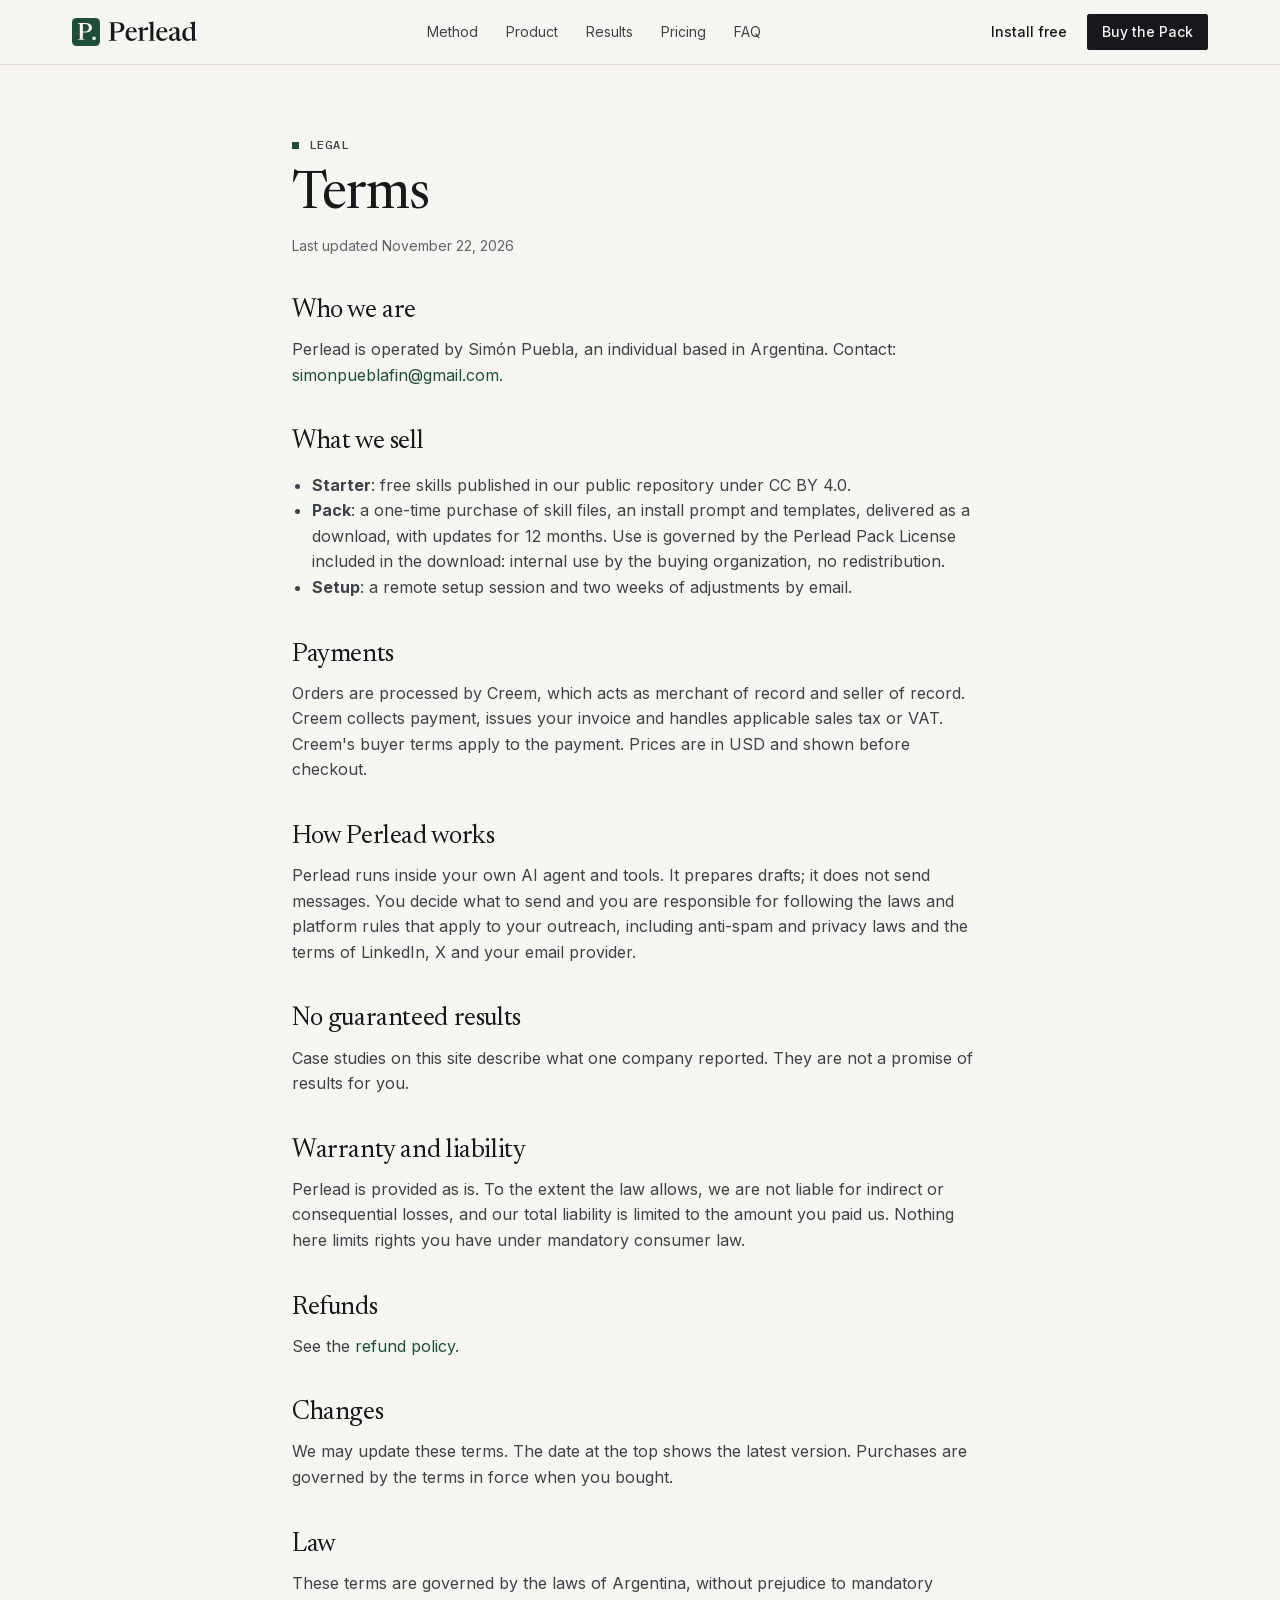
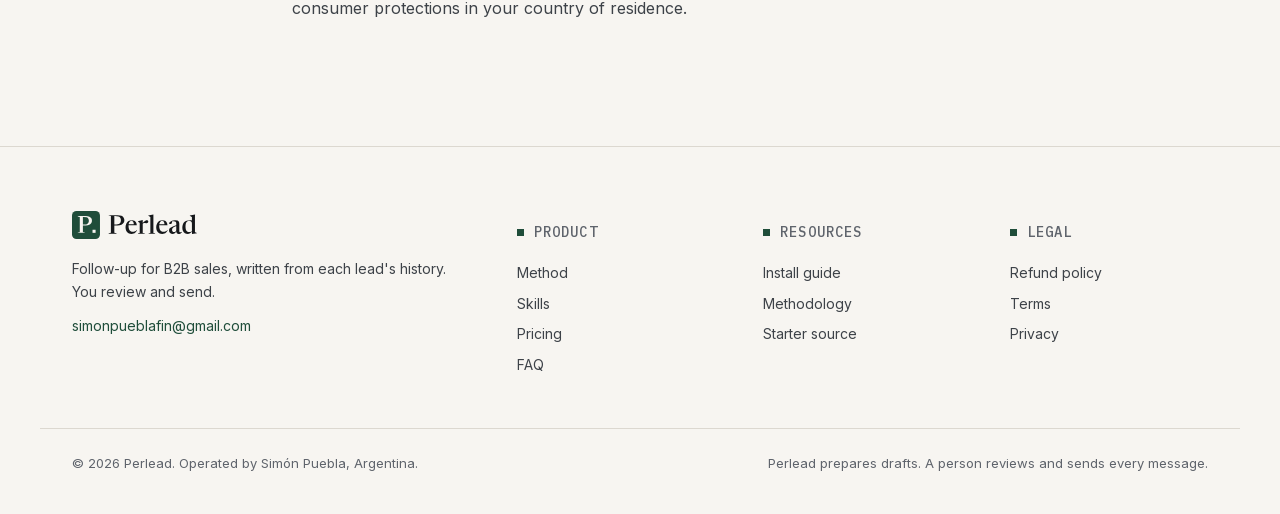
<file: web/terms.html>
<!doctype html>
<html lang="en">
<head>
  <meta charset="utf-8">
  <meta name="viewport" content="width=device-width, initial-scale=1">
  <title>Terms · Perlead</title>
  <meta name="description" content="Terms of sale and use for Perlead.">
  <link rel="canonical" href="https://perlead.ai/terms.html">
  <meta name="theme-color" content="#f7f5f1">
  <link rel="icon" href="brand/favicon.svg" type="image/svg+xml">
  <link rel="icon" href="brand/favicon-32.png" sizes="32x32" type="image/png">
  <link rel="apple-touch-icon" href="brand/apple-touch-icon.png">
  <link rel="manifest" href="site.webmanifest">
  <meta property="og:type" content="website">
  <meta property="og:site_name" content="Perlead">
  <meta property="og:title" content="Terms · Perlead">
  <meta property="og:description" content="Terms of sale and use for Perlead.">
  <meta property="og:url" content="https://perlead.ai/terms.html">
  <meta property="og:image" content="https://perlead.ai/brand/og-image.png">
  <meta property="og:image:width" content="1200">
  <meta property="og:image:height" content="630">
  <meta name="twitter:card" content="summary_large_image">
  <meta name="twitter:title" content="Terms · Perlead">
  <meta name="twitter:description" content="Terms of sale and use for Perlead.">
  <meta name="twitter:image" content="https://perlead.ai/brand/og-image.png">
  <link rel="preload" href="fonts/newsreader-var-latin.woff2" as="font" type="font/woff2" crossorigin>
  <link rel="preload" href="fonts/inter-var-latin.woff2" as="font" type="font/woff2" crossorigin>
  <link rel="stylesheet" href="styles.css">
</head>
<body>
<header class="nav">
  <div class="container nav-inner">
    <a class="wordmark" href="index.html" aria-label="Perlead home"><img src="brand/logo.svg" alt="Perlead" width="125" height="28"></a>
    <nav class="nav-links" aria-label="Main">
      <a href="index.html#method">Method</a>
      <a href="index.html#product">Product</a>
      <a href="index.html#results">Results</a>
      <a href="index.html#pricing">Pricing</a>
      <a href="index.html#faq">FAQ</a>
    </nav>
    <div class="nav-cta">
      <a class="link" href="https://github.com/SimonPuebla/AIBD/blob/main/install/ENROLL.md">Install free</a>
      <a class="btn btn-solid btn-sm" href="CREEM_CHECKOUT_URL" data-checkout="pack">Buy the Pack</a>
    </div>
  </div>
</header>
<main class="doc"><div class="container">
<p class="label">Legal</p>
<h1>Terms</h1>
<p class="updated">Last updated November 22, 2026</p>
<h2>Who we are</h2>
<p>Perlead is operated by Simón Puebla, an individual based in Argentina. Contact: <a href="mailto:simonpueblafin@gmail.com">simonpueblafin@gmail.com</a>.</p>
<h2>What we sell</h2>
<ul>
<li><strong>Starter</strong>: free skills published in our public repository under CC BY 4.0.</li>
<li><strong>Pack</strong>: a one-time purchase of skill files, an install prompt and templates, delivered as a download, with updates for 12 months. Use is governed by the Perlead Pack License included in the download: internal use by the buying organization, no redistribution.</li>
<li><strong>Setup</strong>: a remote setup session and two weeks of adjustments by email.</li>
</ul>
<h2>Payments</h2>
<p>Orders are processed by Creem, which acts as merchant of record and seller of record. Creem collects payment, issues your invoice and handles applicable sales tax or VAT. Creem's buyer terms apply to the payment. Prices are in USD and shown before checkout.</p>
<h2>How Perlead works</h2>
<p>Perlead runs inside your own AI agent and tools. It prepares drafts; it does not send messages. You decide what to send and you are responsible for following the laws and platform rules that apply to your outreach, including anti-spam and privacy laws and the terms of LinkedIn, X and your email provider.</p>
<h2>No guaranteed results</h2>
<p>Case studies on this site describe what one company reported. They are not a promise of results for you.</p>
<h2>Warranty and liability</h2>
<p>Perlead is provided as is. To the extent the law allows, we are not liable for indirect or consequential losses, and our total liability is limited to the amount you paid us. Nothing here limits rights you have under mandatory consumer law.</p>
<h2>Refunds</h2>
<p>See the <a href="refund.html">refund policy</a>.</p>
<h2>Changes</h2>
<p>We may update these terms. The date at the top shows the latest version. Purchases are governed by the terms in force when you bought.</p>
<h2>Law</h2>
<p>These terms are governed by the laws of Argentina, without prejudice to mandatory consumer protections in your country of residence.</p>
</div></main>
<footer class="footer">
  <div class="container footer-grid">
    <div>
      <a class="wordmark" href="index.html" aria-label="Perlead home"><img src="brand/logo.svg" alt="Perlead" width="125" height="28"></a>
      <p>Follow-up for B2B sales, written from each lead's history. You review and send.</p>
      <p><a href="mailto:simonpueblafin@gmail.com">simonpueblafin@gmail.com</a></p>
    </div>
    <div><p class="label">Product</p><a href="index.html#method">Method</a><a href="index.html#product">Skills</a><a href="index.html#pricing">Pricing</a><a href="index.html#faq">FAQ</a></div>
    <div><p class="label">Resources</p><a href="https://github.com/SimonPuebla/AIBD/blob/main/install/ENROLL.md">Install guide</a><a href="https://github.com/SimonPuebla/AIBD/blob/main/case-study/methodology.md">Methodology</a><a href="https://github.com/SimonPuebla/AIBD">Starter source</a></div>
    <div><p class="label">Legal</p><a href="refund.html">Refund policy</a><a href="terms.html">Terms</a><a href="privacy.html">Privacy</a></div>
  </div>
  <div class="container fine footer-note footer-legal">
    <span>© 2026 Perlead. Operated by Simón Puebla, Argentina.</span>
    <span>Perlead prepares drafts. A person reviews and sends every message.</span>
  </div>
</footer>
</body>
</html>
</file>
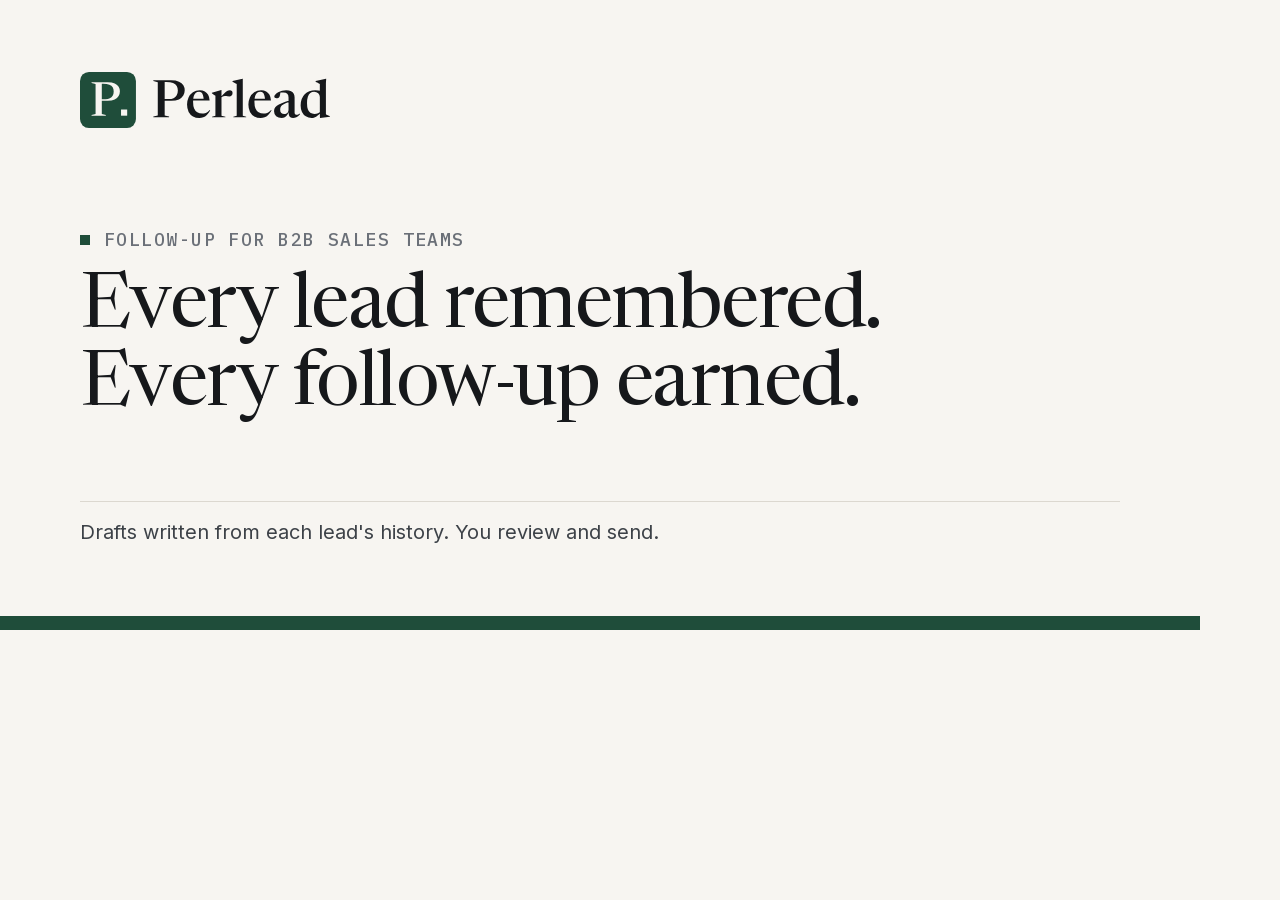
<file: tools/brand-src/og.html>
<!doctype html><html><head><meta charset="utf-8"><style>
@font-face{font-family:Newsreader;src:url(../../web/fonts/newsreader-var-latin.woff2) format("woff2");font-weight:200 800}
@font-face{font-family:"IBM Plex Mono";src:url(../../web/fonts/ibm-plex-mono-500-latin.woff2) format("woff2");font-weight:500}
@font-face{font-family:Inter;src:url(../../web/fonts/inter-var-latin.woff2) format("woff2");font-weight:100 900}
html,body{margin:0;width:1200px;height:630px;background:#f7f5f1;overflow:hidden}
.wrap{position:relative;height:100%;padding:72px 80px;box-sizing:border-box;border-bottom:14px solid #1f4d3a}
img{height:56px}
.label{font:500 18px "IBM Plex Mono";letter-spacing:.08em;text-transform:uppercase;color:#6b7078;margin:96px 0 20px;display:flex;align-items:center;gap:14px}
.label:before{content:"";width:10px;height:10px;background:#1f4d3a}
h1{font:400 76px/1.02 Newsreader;letter-spacing:-.02em;color:#16181b;margin:0}
.rule{position:absolute;left:80px;right:80px;bottom:72px;border-top:1px solid #dcd8d0;padding-top:18px;font:400 20px Inter;color:#3d4248}
</style></head><body><div class="wrap">
<img src="../../web/brand/logo.svg" alt="">
<p class="label">Follow-up for B2B sales teams</p>
<h1>Every lead remembered.<br>Every follow-up earned.</h1>
<div class="rule">Drafts written from each lead's history. You review and send.</div>
</div></body></html>
</file>
<file: web/styles.css>
/* Perlead design system v0.3. See DESIGN.md for tokens and their references. */
@font-face{font-family:"Newsreader";src:url("fonts/newsreader-var-latin.woff2") format("woff2");font-weight:200 800;font-style:normal;font-display:swap}
@font-face{font-family:"Inter";src:url("fonts/inter-var-latin.woff2") format("woff2");font-weight:100 900;font-style:normal;font-display:swap}
@font-face{font-family:"IBM Plex Mono";src:url("fonts/ibm-plex-mono-500-latin.woff2") format("woff2");font-weight:500;font-style:normal;font-display:swap}
:root{
  --paper:#f7f5f1;--paper-2:#efece6;--card:#fff;
  --ink:#16181b;--ink-2:#3d4248;--muted:#5f646c;--rule:#dcd8d0;
  --accent:#1f4d3a;--accent-soft:#e3ece6;--warn:#8a5a12;--warn-soft:#f5ecd9;
  --dark:#121416;--dark-rule:#2a2e33;--dark-muted:#9aa0a8;
  --serif:"Newsreader",Georgia,"Times New Roman",serif;
  --sans:"Inter",-apple-system,BlinkMacSystemFont,"Segoe UI",Roboto,sans-serif;
  --mono:"IBM Plex Mono",ui-monospace,SFMono-Regular,Menlo,monospace;
  --r-sm:2px;--r-md:6px;
  --shadow:0 1px 0 rgba(0,0,0,.04),0 24px 48px -24px rgba(20,20,20,.18);
}
*{box-sizing:border-box}
html{scroll-behavior:smooth;-webkit-text-size-adjust:100%}
body{margin:0;background:var(--paper);color:var(--ink-2);font:400 16px/1.6 var(--sans);-webkit-font-smoothing:antialiased}
a{color:var(--accent);text-decoration:none}
a:hover{text-decoration:underline;text-underline-offset:3px}
h1,h2{font-family:var(--serif);font-weight:400;color:var(--ink);margin:0}
h1{font-size:clamp(44px,6vw,76px);line-height:1.02;letter-spacing:-.02em}
h2{font-size:clamp(32px,4vw,48px);line-height:1.08;letter-spacing:-.015em}
h3{font:600 17px/1.35 var(--sans);letter-spacing:-.005em;color:var(--ink);margin:0 0 6px}
p{margin:0 0 12px}
.container{max-width:1200px;margin:0 auto;padding:0 32px}
.label{font:500 12px/1.4 var(--mono);text-transform:uppercase;letter-spacing:.08em;color:var(--muted);margin:0 0 16px;display:flex;align-items:center;gap:10px}
.label::before{content:"";width:7px;height:7px;background:var(--accent);flex:none}
.fine{font-size:13px;color:var(--muted)}

/* Buttons */
.btn{display:inline-flex;align-items:center;justify-content:center;height:44px;padding:0 20px;border-radius:var(--r-sm);font:500 15px/1 var(--sans);border:1px solid var(--ink);white-space:nowrap}
.btn:hover{text-decoration:none}
.btn-solid{background:var(--ink);color:var(--paper)}
.btn-solid:hover{background:#000}
.btn-outline{background:transparent;color:var(--ink)}
.btn-outline:hover{background:var(--card)}
.btn-sm{height:36px;padding:0 14px;font-size:14px}
.link{color:var(--ink);font-size:14px;font-weight:500}

/* Nav */
.nav{position:sticky;top:0;z-index:10;background:rgba(247,245,241,.92);backdrop-filter:saturate(1.2) blur(8px);border-bottom:1px solid var(--rule)}
.nav-inner{display:flex;align-items:center;justify-content:space-between;height:64px;gap:24px}
.wordmark{display:inline-flex;align-items:center}
.wordmark img{height:28px;width:auto;display:block}
.wordmark:hover{text-decoration:none}
.nav-links{display:flex;gap:28px}
.nav-links a{color:var(--ink-2);font-size:14px}
.nav-cta{display:flex;align-items:center;gap:20px}

/* Hero */
.hero{padding:96px 0 0}
.hero h1{max-width:900px}
.lead{font-size:19px;line-height:1.55;max-width:620px;margin:24px 0 0}
.actions{display:flex;gap:12px;flex-wrap:wrap;margin-top:32px}

/* Mockup */
.mockup{margin:72px 0 0;background:var(--card);border:1px solid var(--rule);border-radius:var(--r-md);box-shadow:var(--shadow);overflow:hidden}
.mockup-bar{display:flex;align-items:center;gap:6px;height:36px;padding:0 14px;background:var(--paper-2);border-bottom:1px solid var(--rule)}
.mockup-bar span{width:9px;height:9px;border-radius:50%;background:#d3cec5}
.mockup-bar em{font:500 11px var(--mono);font-style:normal;text-transform:uppercase;letter-spacing:.08em;color:var(--muted);margin-left:12px}
.mockup-body{display:grid;grid-template-columns:5fr 7fr}
.pane{padding:28px 32px;min-width:0}
.dossier{border-right:1px solid var(--rule);background:#fcfbf9}
.dossier h3{font:400 26px/1.2 var(--serif);letter-spacing:-.01em}
.meta{font-size:13px;color:var(--muted)}
.facts{margin:20px 0 0}
.facts div{padding:12px 0;border-top:1px solid var(--rule)}
.facts dt{font:500 11px var(--mono);text-transform:uppercase;letter-spacing:.08em;color:var(--muted);margin-bottom:4px}
.facts dd{margin:0;color:var(--ink);font-size:15px}
.facts dd span{display:block;font-size:12px;color:var(--muted);margin-top:2px}
.draft-head{display:flex;justify-content:space-between;align-items:flex-start;gap:12px;flex-wrap:wrap}
.draft-head .label{margin:0}
.draft-to{font-size:13px;color:var(--muted);margin:16px 0;padding-bottom:16px;border-bottom:1px solid var(--rule)}
.draft-text{color:var(--ink);font-size:15px}
.checks{list-style:none;padding:16px 0 0;margin:8px 0 0;border-top:1px solid var(--rule);display:grid;gap:8px;font-size:13px;color:var(--muted)}
.checks li{display:flex;align-items:center;gap:10px;flex-wrap:wrap}
.pill{display:inline-block;font:500 11px/1 var(--mono);text-transform:uppercase;letter-spacing:.06em;padding:6px 8px;border-radius:999px}
.pill-warn{background:var(--warn-soft);color:var(--warn)}
.pill-ok{background:var(--accent-soft);color:var(--accent);min-width:96px;text-align:center}
.draft-actions{display:flex;justify-content:flex-end;gap:8px;margin-top:20px;flex-wrap:wrap}

/* Principles band */
.band{border-top:1px solid var(--rule);border-bottom:1px solid var(--rule);margin-top:96px}
.band-grid{display:grid;grid-template-columns:repeat(4,1fr)}
.band-grid>div{padding:32px 24px;border-left:1px solid var(--rule)}
.band-grid>div:first-child{border-left:0;padding-left:0}
.band-grid p:last-child{margin:0;color:var(--ink);font-size:15px}
.band-grid .label{margin-bottom:10px}

/* Sections */
.section{padding:112px 0;border-top:1px solid var(--rule)}
.band+.section{border-top:0}
.section-alt{background:var(--paper-2)}
.section-head{max-width:720px;margin-bottom:56px}
.section-head h2{margin-bottom:16px}
.row{display:grid;grid-template-columns:5fr 7fr;gap:72px}
.row-intro h2{margin-bottom:20px}
.steps{list-style:none;margin:0;padding:0}
.steps li{display:grid;grid-template-columns:56px 1fr;padding:24px 0;border-top:1px solid var(--rule)}
.steps li:last-child{border-bottom:1px solid var(--rule)}
.num{font:500 13px var(--mono);color:var(--accent);padding-top:2px}
.steps p{margin:0}

.spec{display:grid;grid-template-columns:repeat(3,1fr);border-top:1px solid var(--rule);border-left:1px solid var(--rule)}
.spec>div{padding:28px;border-right:1px solid var(--rule);border-bottom:1px solid var(--rule);background:var(--paper)}
.spec p{margin:0;font-size:15px}
.spec .soon{background:transparent}
.spec .soon h3,.spec .soon p{color:var(--muted)}
.never{margin-top:56px}
.never ul{list-style:none;padding:0;margin:0;display:grid;grid-template-columns:repeat(2,1fr);gap:0 48px}
.never li{padding:12px 0 12px 28px;border-top:1px solid var(--rule);position:relative;color:var(--ink)}
.never li::before{content:"";position:absolute;left:0;top:23px;width:12px;height:1px;background:var(--ink)}

/* Dark metrics */
.section-dark{background:var(--dark);color:var(--dark-muted);border-top:0}
.section-dark h2{color:#f2efe9}
.section-dark .label{color:var(--dark-muted)}
.section-dark .label::before{background:#8fb8a2}
.metrics{display:grid;grid-template-columns:repeat(5,1fr);border-top:1px solid var(--dark-rule);border-bottom:1px solid var(--dark-rule)}
.metrics div{padding:32px 24px;border-left:1px solid var(--dark-rule)}
.metrics div:first-child{border-left:0;padding-left:0}
.metrics strong{display:block;font:400 44px/1 var(--serif);letter-spacing:-.02em;color:#f2efe9;margin-bottom:12px}
.metrics span{font:500 12px var(--mono);text-transform:uppercase;letter-spacing:.08em}
.caveat{max-width:720px;margin:28px 0 0;font-size:14px}
.section-dark a{color:#b9d6c6}

/* Pricing */
.pricing{display:grid;grid-template-columns:repeat(3,1fr);border:1px solid var(--rule);background:var(--card);border-radius:var(--r-md);overflow:hidden}
.plan{padding:36px 32px;display:flex;flex-direction:column;border-left:1px solid var(--rule)}
.plan:first-child{border-left:0}
.plan-featured{box-shadow:inset 0 3px 0 var(--accent)}
.price{font:400 40px/1.1 var(--serif);color:var(--ink);letter-spacing:-.02em;margin:0 0 8px;display:flex;align-items:center;gap:12px;flex-wrap:wrap}
.tag{font:500 11px/1 var(--mono);letter-spacing:.08em;color:var(--muted);border:1px solid var(--rule);padding:5px 7px;border-radius:var(--r-sm)}
.plan-desc{font-size:15px;color:var(--muted)}
.plan ul{list-style:none;padding:0;margin:16px 0 32px;flex:1}
.plan li{padding:10px 0;border-top:1px solid var(--rule);font-size:15px;color:var(--ink)}
.pricing+.fine{margin-top:20px}

/* FAQ */
.faq details{border-top:1px solid var(--rule);padding:20px 0}
.faq details:last-child{border-bottom:1px solid var(--rule)}
.faq summary{list-style:none;cursor:pointer;font:500 17px/1.4 var(--sans);color:var(--ink);display:flex;justify-content:space-between;gap:24px}
.faq summary::-webkit-details-marker{display:none}
.faq summary::after{content:"+";font:400 22px/1 var(--sans);color:var(--muted)}
.faq details[open] summary::after{content:"–"}
.faq details p{margin:12px 0 0;max-width:620px}

/* Footer */
.footer{border-top:1px solid var(--rule);padding:64px 0 40px}
.footer-grid{display:grid;grid-template-columns:2fr 1fr 1fr;gap:48px}
.footer-grid>div>a:not(.wordmark){display:block;color:var(--ink-2);font-size:14px;padding:4px 0}
.footer-grid p{margin-top:12px;font-size:14px}
.footer-note{margin-top:48px;padding-top:24px;border-top:1px solid var(--rule)}

:focus-visible{outline:2px solid var(--accent);outline-offset:2px}

@media (max-width:960px){
  .nav-links{display:none}
  .row{grid-template-columns:1fr;gap:40px}
  .mockup-body{grid-template-columns:1fr}
  .dossier{border-right:0;border-bottom:1px solid var(--rule)}
  .band-grid{grid-template-columns:repeat(2,1fr)}
  .band-grid>div:nth-child(3){border-left:0;padding-left:0}
  .band-grid>div:nth-child(n+3){border-top:1px solid var(--rule)}
  .spec{grid-template-columns:repeat(2,1fr)}
  .metrics{grid-template-columns:repeat(3,1fr)}
  .metrics div:nth-child(4){border-left:0;padding-left:0}
  .metrics div:nth-child(n+4){border-top:1px solid var(--dark-rule)}
  .pricing{grid-template-columns:1fr}
  .plan{border-left:0;border-top:1px solid var(--rule)}
  .plan:first-child{border-top:0}
}
@media (max-width:600px){
  .container{padding:0 20px}
  .nav-cta .link{display:none}
  .hero{padding-top:56px}
  .lead{font-size:17px}
  .actions .btn{flex:1 1 100%}
  .mockup{margin-top:48px}
  .pane{padding:22px 20px}
  .band{margin-top:64px}
  .band-grid{grid-template-columns:1fr}
  .band-grid>div{border-left:0;padding:20px 0;border-top:1px solid var(--rule)}
  .band-grid>div:first-child{border-top:0}
  .section{padding:72px 0}
  .section-head{margin-bottom:40px}
  .spec{grid-template-columns:1fr}
  .never ul{grid-template-columns:1fr}
  .metrics{grid-template-columns:repeat(2,1fr)}
  .metrics div,.metrics div:nth-child(n){border-left:0;padding:24px 0;border-top:1px solid var(--dark-rule)}
  .metrics div:nth-child(-n+2){border-top:0}
  .metrics div:nth-child(even){padding-left:20px;border-left:1px solid var(--dark-rule)}
  .metrics strong{font-size:36px}
  .footer-grid{grid-template-columns:1fr 1fr}
  .footer-grid>div:first-child{grid-column:1/-1}
}

/* v0.3 additions */
.hero-note{font-size:13px;color:var(--muted);margin-top:14px}
.mockup-bar em{margin-right:auto}
.mockup-tab{font:500 11px var(--mono);text-transform:uppercase;letter-spacing:.06em;color:var(--muted)}
.duo{display:grid;grid-template-columns:7fr 5fr;gap:24px;margin-bottom:64px}
.duo .mockup{margin:0}
.panel-head{display:flex;justify-content:space-between;align-items:baseline;gap:12px;padding:20px 24px;border-bottom:1px solid var(--rule);flex-wrap:wrap}
.panel-head h3{margin:0;font:400 22px/1.2 var(--serif);letter-spacing:-.01em}
.panel-head span{font-size:13px;color:var(--muted)}
.queue{list-style:none;margin:0;padding:0}
.queue li{display:grid;grid-template-columns:1fr auto;gap:4px 16px;padding:14px 24px;border-bottom:1px solid var(--rule);align-items:center}
.queue li:last-child{border-bottom:0}
.queue b{font-weight:600;color:var(--ink);font-size:14px}
.queue small{grid-column:1;font-size:12px;color:var(--muted)}
.queue .pill{grid-row:1/3;grid-column:2;justify-self:end}
.pill-hold{background:#f3e2df;color:#8c2f22}
.pill-mute{background:var(--paper-2);color:var(--muted)}
.review{padding:8px 24px 24px}
.review dl{display:grid;grid-template-columns:1fr 1fr;margin:0}
.review dl div{padding:14px 0;border-bottom:1px solid var(--rule)}
.review dt{font:500 11px var(--mono);text-transform:uppercase;letter-spacing:.08em;color:var(--muted)}
.review dd{margin:4px 0 0;font:400 30px/1 var(--serif);color:var(--ink)}
.proposal{margin-top:18px;padding:16px;background:var(--paper);border:1px solid var(--rule);border-radius:var(--r-md)}
.proposal p{font-size:14px;color:var(--ink);margin:0 0 12px}
.proposal .label{margin-bottom:8px}
.spec .tier{font:500 10px/1 var(--mono);text-transform:uppercase;letter-spacing:.08em;color:var(--accent);border:1px solid var(--accent);padding:3px 5px;border-radius:var(--r-sm);margin-left:8px;vertical-align:2px}
.spec .tier-free{color:var(--muted);border-color:var(--rule)}
.price small{font:400 14px var(--sans);color:var(--muted);letter-spacing:0}
.footer-grid{grid-template-columns:2fr 1fr 1fr 1fr}
.footer-legal{display:flex;justify-content:space-between;gap:16px;flex-wrap:wrap}

/* Legal and utility pages */
.doc{padding:72px 0 112px}
.doc .container{max-width:760px}
.doc h1{font-size:clamp(36px,5vw,52px);margin-bottom:12px}
.doc h2{font-size:26px;margin:40px 0 12px}
.doc p,.doc li{color:var(--ink-2)}
.doc ul{padding-left:20px}
.doc .updated{font-size:14px;color:var(--muted);margin-bottom:32px}
.notfound{padding:144px 0;text-align:left}
.notfound p{max-width:520px}

@media (max-width:960px){
  .duo{grid-template-columns:1fr}
  .footer-grid{grid-template-columns:1fr 1fr}
  .footer-grid>div:first-child{grid-column:1/-1}
}
@media (max-width:600px){
  .queue li{grid-template-columns:1fr;padding:14px 20px}
  .queue .pill{grid-row:auto;grid-column:1;justify-self:start;margin-top:6px}
  .panel-head{padding:18px 20px}
  .mockup-bar em{display:none}
  .mockup-tab{margin-left:auto}
  .review{padding:4px 20px 20px}
  .review dd{font-size:26px}
}
</file>
